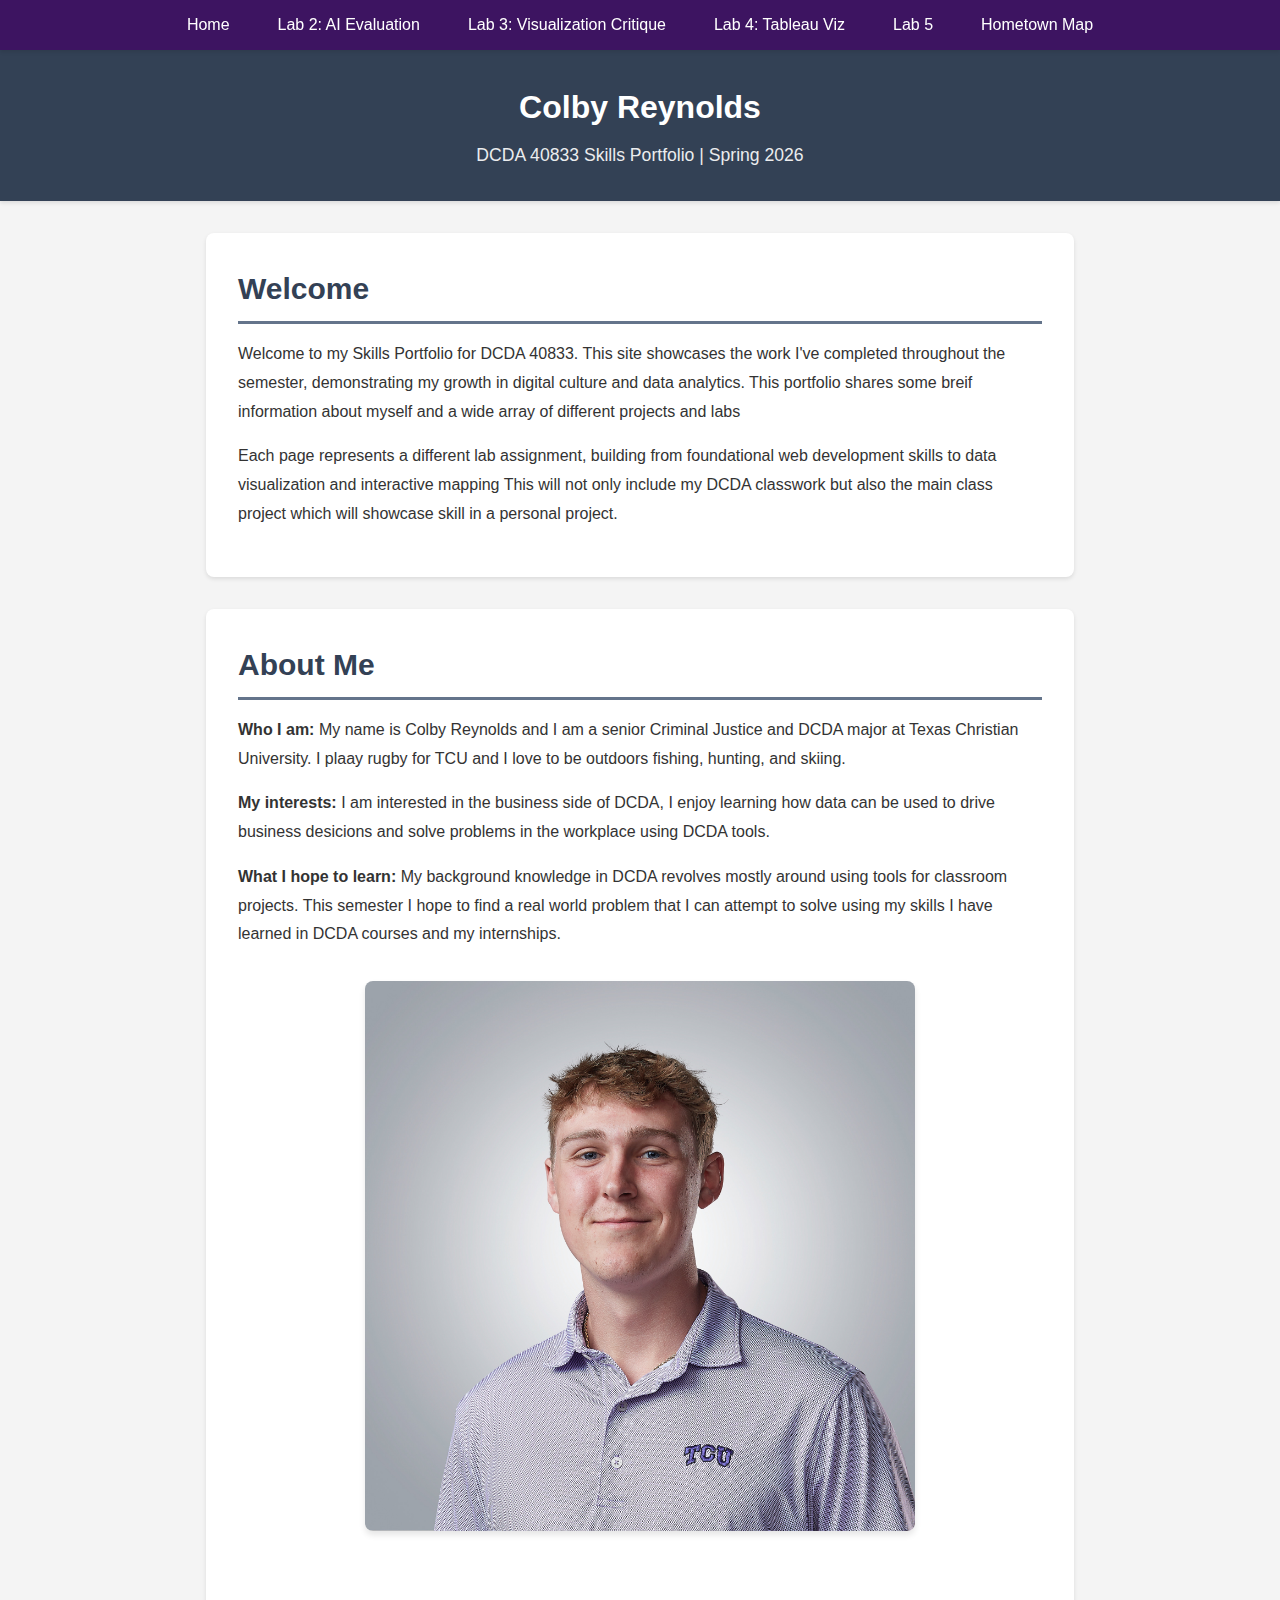
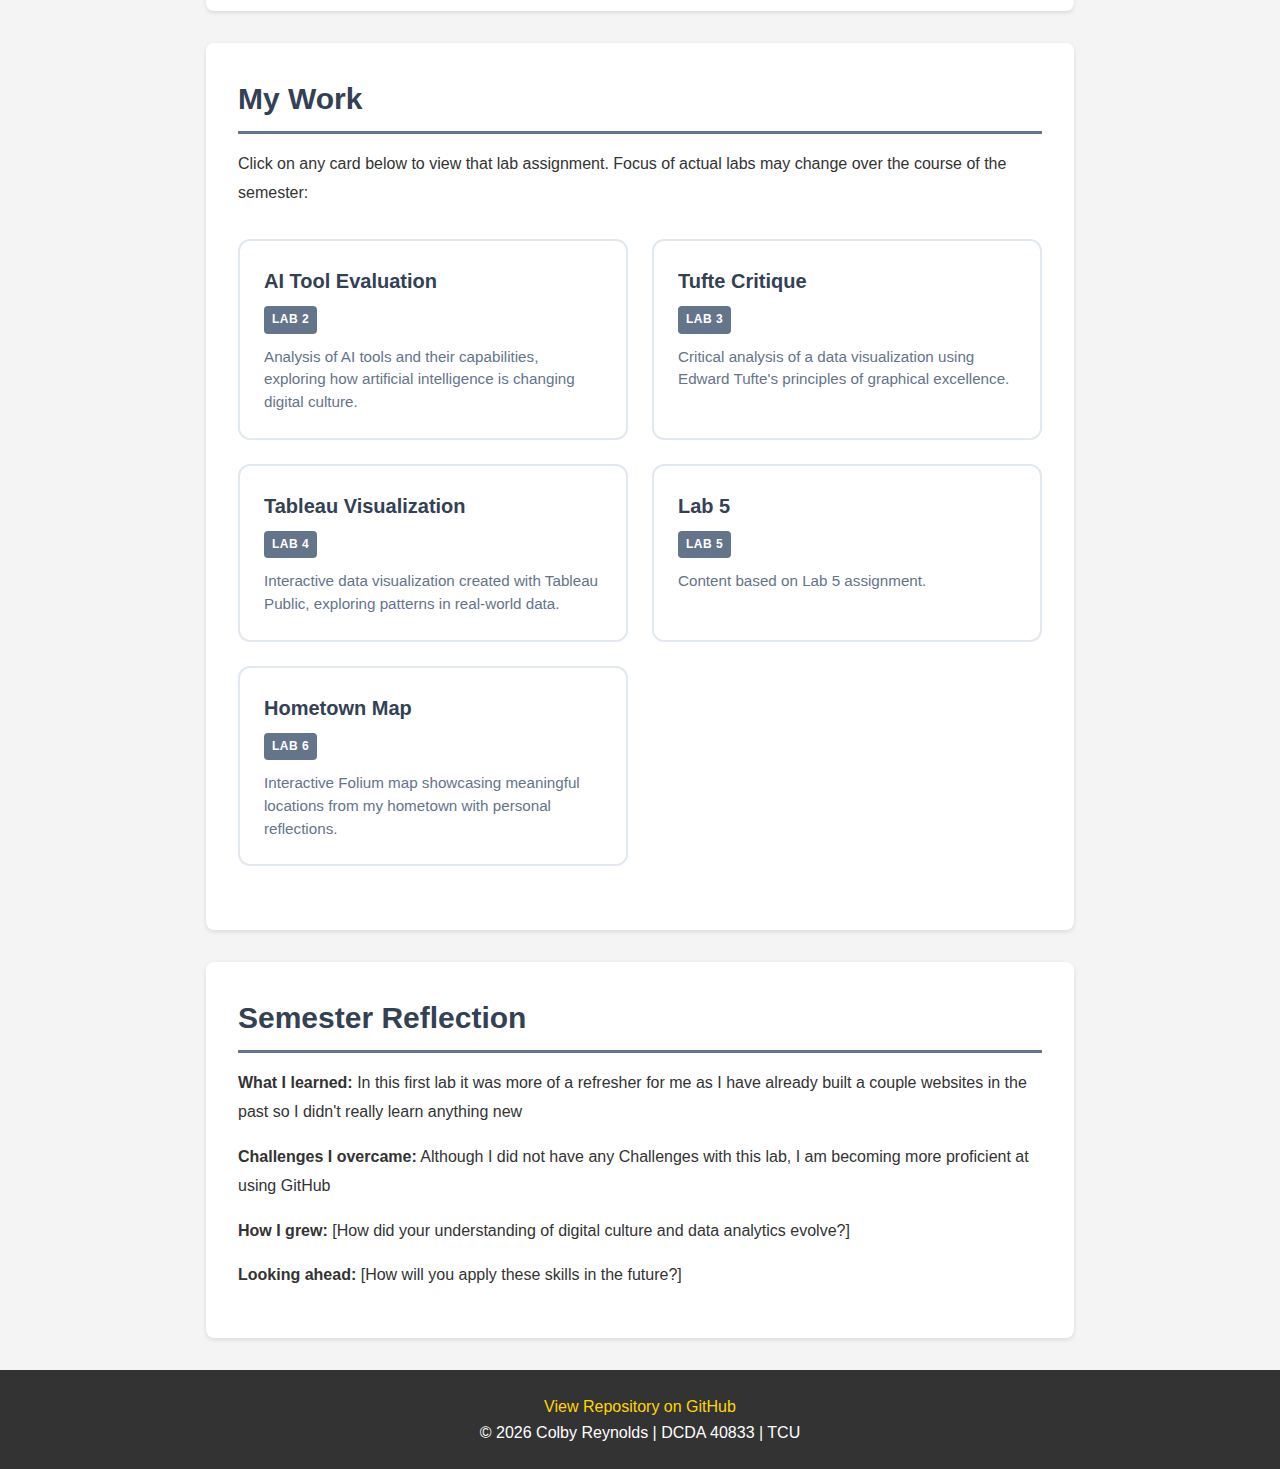
<file: index.html>
<!DOCTYPE html>
<html lang="en">
<head>
    <meta charset="UTF-8">
    <meta name="viewport" content="width=device-width, initial-scale=1.0">
    <meta name="description" content="Skills Portfolio showcasing work from DCDA 40833">
    <meta name="author" content="Your Name">
    <title>Colby Reynolds | DCDA 40833 Skills Portfolio</title>
    <link rel="stylesheet" href="css/styles.css">
</head>
<body>
    <!--I changed the colors from the purple to the slate professional-->
    <!-- Navigation: Links to all portfolio pages -->
    <nav>
        <ul>
            <li><a href="index.html">Home</a></li>
            <li><a href="lab02.html">Lab 2: AI Evaluation</a>
            <li><a href="lab03.html">Lab 3: Visualization Critique</a></li>
            <li><a href="lab04.html">Lab 4: Tableau Viz</a></li>
            <li><a href="lab5.html">Lab 5</a></li>
            <li><a href="hometown-map.html">Hometown Map</a></li>
        </ul>
    </nav>
    <!--I need to change the header from purple to match the rest of the page-->

    <!-- Header: Your name and course info -->
    <header>
        <h1>Colby Reynolds</h1>
        <p>DCDA 40833 Skills Portfolio | Spring 2026</p>
    </header>

    <main>
        <!--I liked the introduction that was here already, so I kept that as a base and added a few things to it-->
        <!-- Welcome Section: Brief introduction to your portfolio -->
        <section id="welcome">
            <h2>Welcome</h2>
            <!-- TODO: Write a brief introduction (2-3 sentences) about your portfolio -->
            <p>Welcome to my Skills Portfolio for DCDA 40833. This site showcases the work I've completed throughout the semester, demonstrating my growth in digital culture and data analytics. This portfolio shares some breif information about myself and a wide array of different projects and labs</p>
            <p>Each page represents a different lab assignment, building from foundational web development skills to data visualization and interactive mapping This will not only include my DCDA classwork but also the main class project which will showcase skill in a personal project.</p>
        </section>
<!--I wrote some  sentences that help the viewer to understand myself and what this page is for-->
        <!-- About Section: Tell visitors about yourself -->
        <section id="about">
            <h2>About Me</h2>
            <!-- TODO: Replace this placeholder content with information about yourself -->
            <p><strong>Who I am:</strong> My name is Colby Reynolds and I am a senior Criminal Justice and DCDA major at Texas Christian University. I plaay rugby for TCU and I love to be outdoors fishing, hunting, and skiing. </p>
            <p><strong>My interests:</strong> I am interested in the business side of DCDA, I enjoy learning how data can be used to drive business desicions and solve problems in the workplace using DCDA tools.</p>
            <p><strong>What I hope to learn:</strong> My background knowledge in DCDA revolves mostly around using tools for classroom projects. This semester I hope to find a real world problem that I can attempt to solve using my skills I have learned in DCDA courses and my internships.</p>

            <!-- Optional: Add a photo of yourself -->
            
            <figure class="viz-container">
                <img src="images/headshot.JPG" alt="Photo of Colby Reynolds" width="550" height="auto">
            </figure>
            
        </section>

        <!-- Portfolio Section: Links to all lab pages -->
        <section id="portfolio">
            <h2>My Work</h2>
            <p>Click on any card below to view that lab assignment. Focus of actual labs may change over the course of the semester:</p>

            <!-- Portfolio Grid: Cards linking to each lab page -->
            <div class="portfolio-grid">

                <!-- Lab 2: AI Tool Evaluation -->
                <a href="lab02.html" class="portfolio-card">
                    <h3>AI Tool Evaluation</h3>
                    <span class="lab-tag">Lab 2</span>
                    <p>Analysis of AI tools and their capabilities, exploring how artificial intelligence is changing digital culture.</p>
                </a>

                <!-- Lab 3: Tufte Critique -->
                <a href="tufte-critique.html" class="portfolio-card">
                    <h3>Tufte Critique</h3>
                    <span class="lab-tag">Lab 3</span>
                    <p>Critical analysis of a data visualization using Edward Tufte's principles of graphical excellence.</p>
                </a>

                <!-- Lab 4: Tableau Visualization -->
                <a href="tableau-visualization.html" class="portfolio-card">
                    <h3>Tableau Visualization</h3>
                    <span class="lab-tag">Lab 4</span>
                    <p>Interactive data visualization created with Tableau Public, exploring patterns in real-world data.</p>
                </a>

                <!-- Lab 5: TBD -->
                <a href="lab5.html" class="portfolio-card">
                    <h3>Lab 5</h3>
                    <span class="lab-tag">Lab 5</span>
                    <p>Content based on Lab 5 assignment.</p>
                </a>

                <!-- Lab 6: Hometown Map -->
                <a href="hometown-map.html" class="portfolio-card">
                    <h3>Hometown Map</h3>
                    <span class="lab-tag">Lab 6</span>
                    <p>Interactive Folium map showcasing meaningful locations from my hometown with personal reflections.</p>
                </a>

            </div>
        </section>

        <!-- Reflection Section: Optional semester reflection -->
        <section id="reflection">
            <h2>Semester Reflection</h2>
            <!-- TODO: After completing all labs, write a reflection on your growth -->
            <p><strong>What I learned:</strong> In this first lab it was more of a refresher for me as I have already built a couple websites in the past so I didn't really learn anything new</p>
            <p><strong>Challenges I overcame:</strong> Although I did not have any Challenges with this lab, I am becoming more proficient at using GitHub</p>
            <p><strong>How I grew:</strong> [How did your understanding of digital culture and data analytics evolve?]</p>
            <p><strong>Looking ahead:</strong> [How will you apply these skills in the future?]</p>
        </section>
    </main>

    <!-- Footer: Links and copyright -->
    <footer>
        <p><a href="https://github.com/yourusername/your-repo-name">View Repository on GitHub</a></p>
        <p>&copy; 2026 Colby Reynolds | DCDA 40833 | TCU</p>
    </footer>
    <!--I added my name to the footer, I like the link to my github being highlighted in the gold color-->
</body>
</html>
</file>
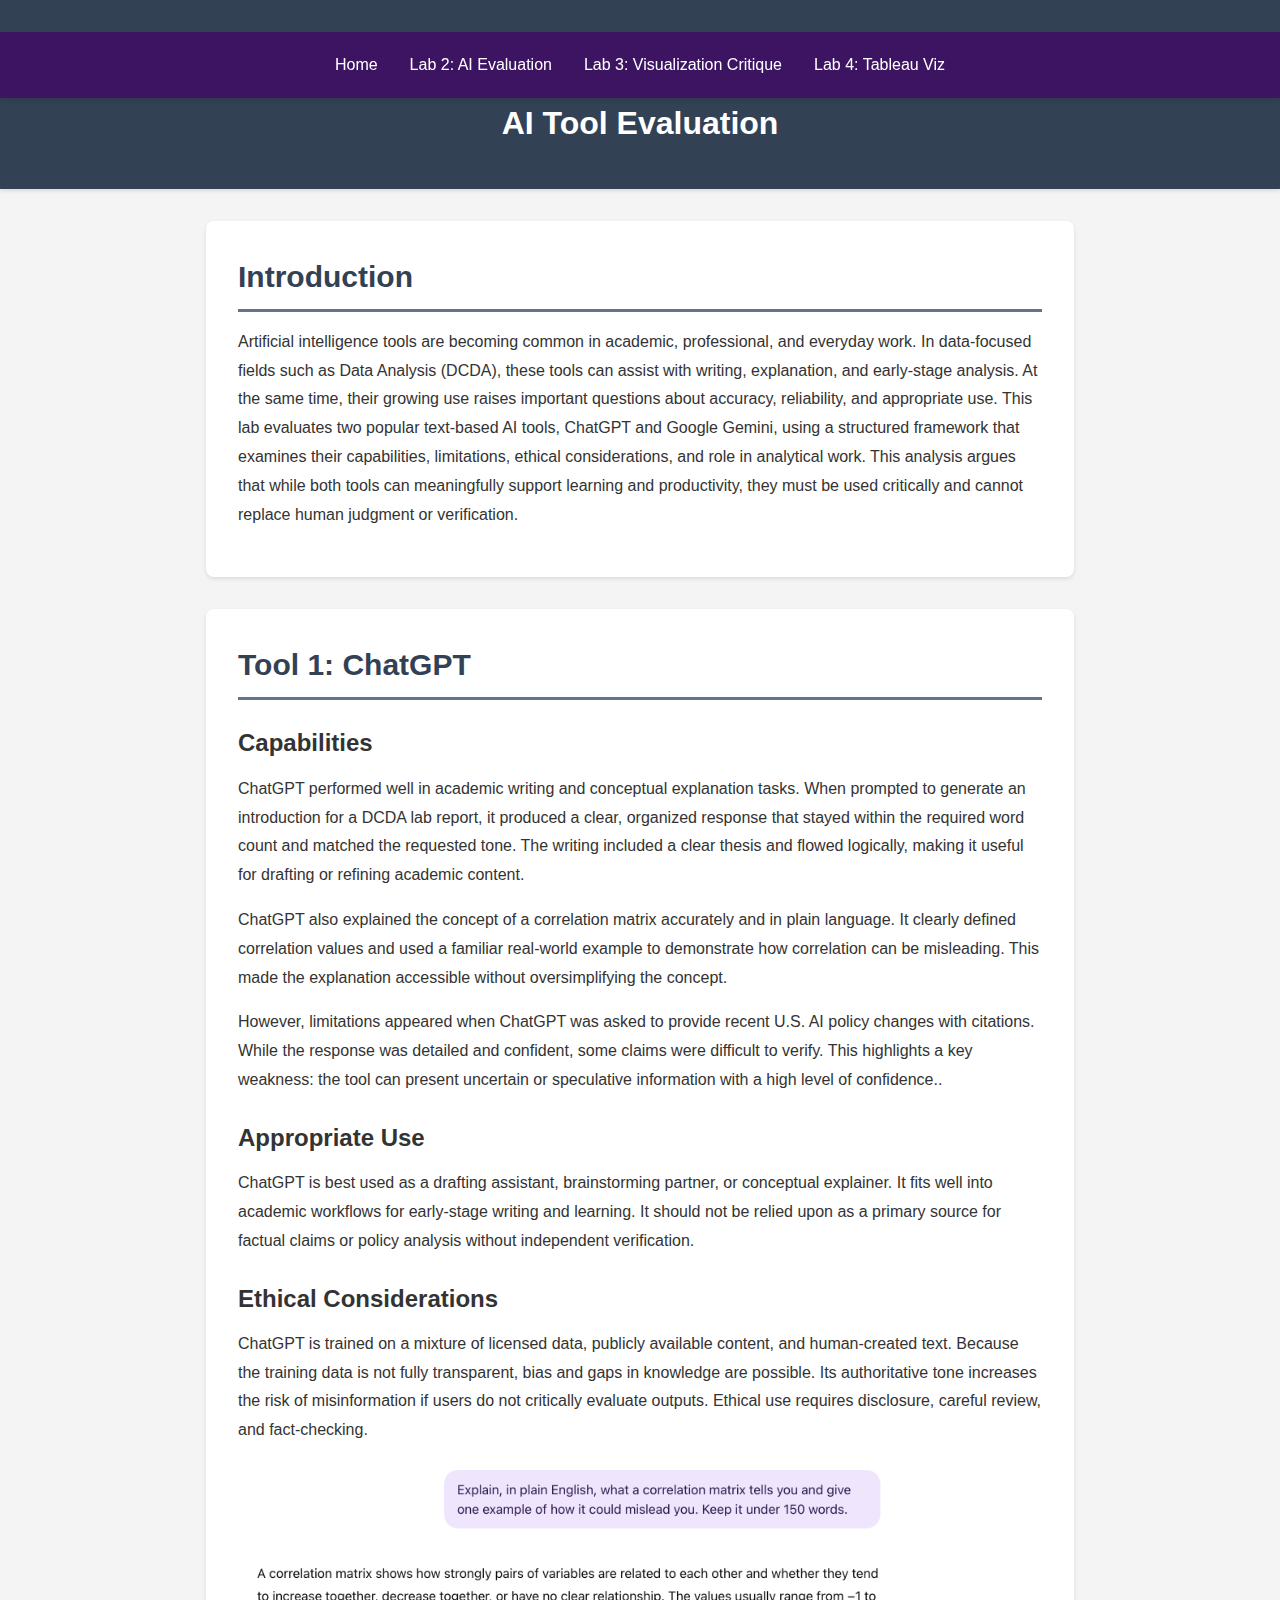
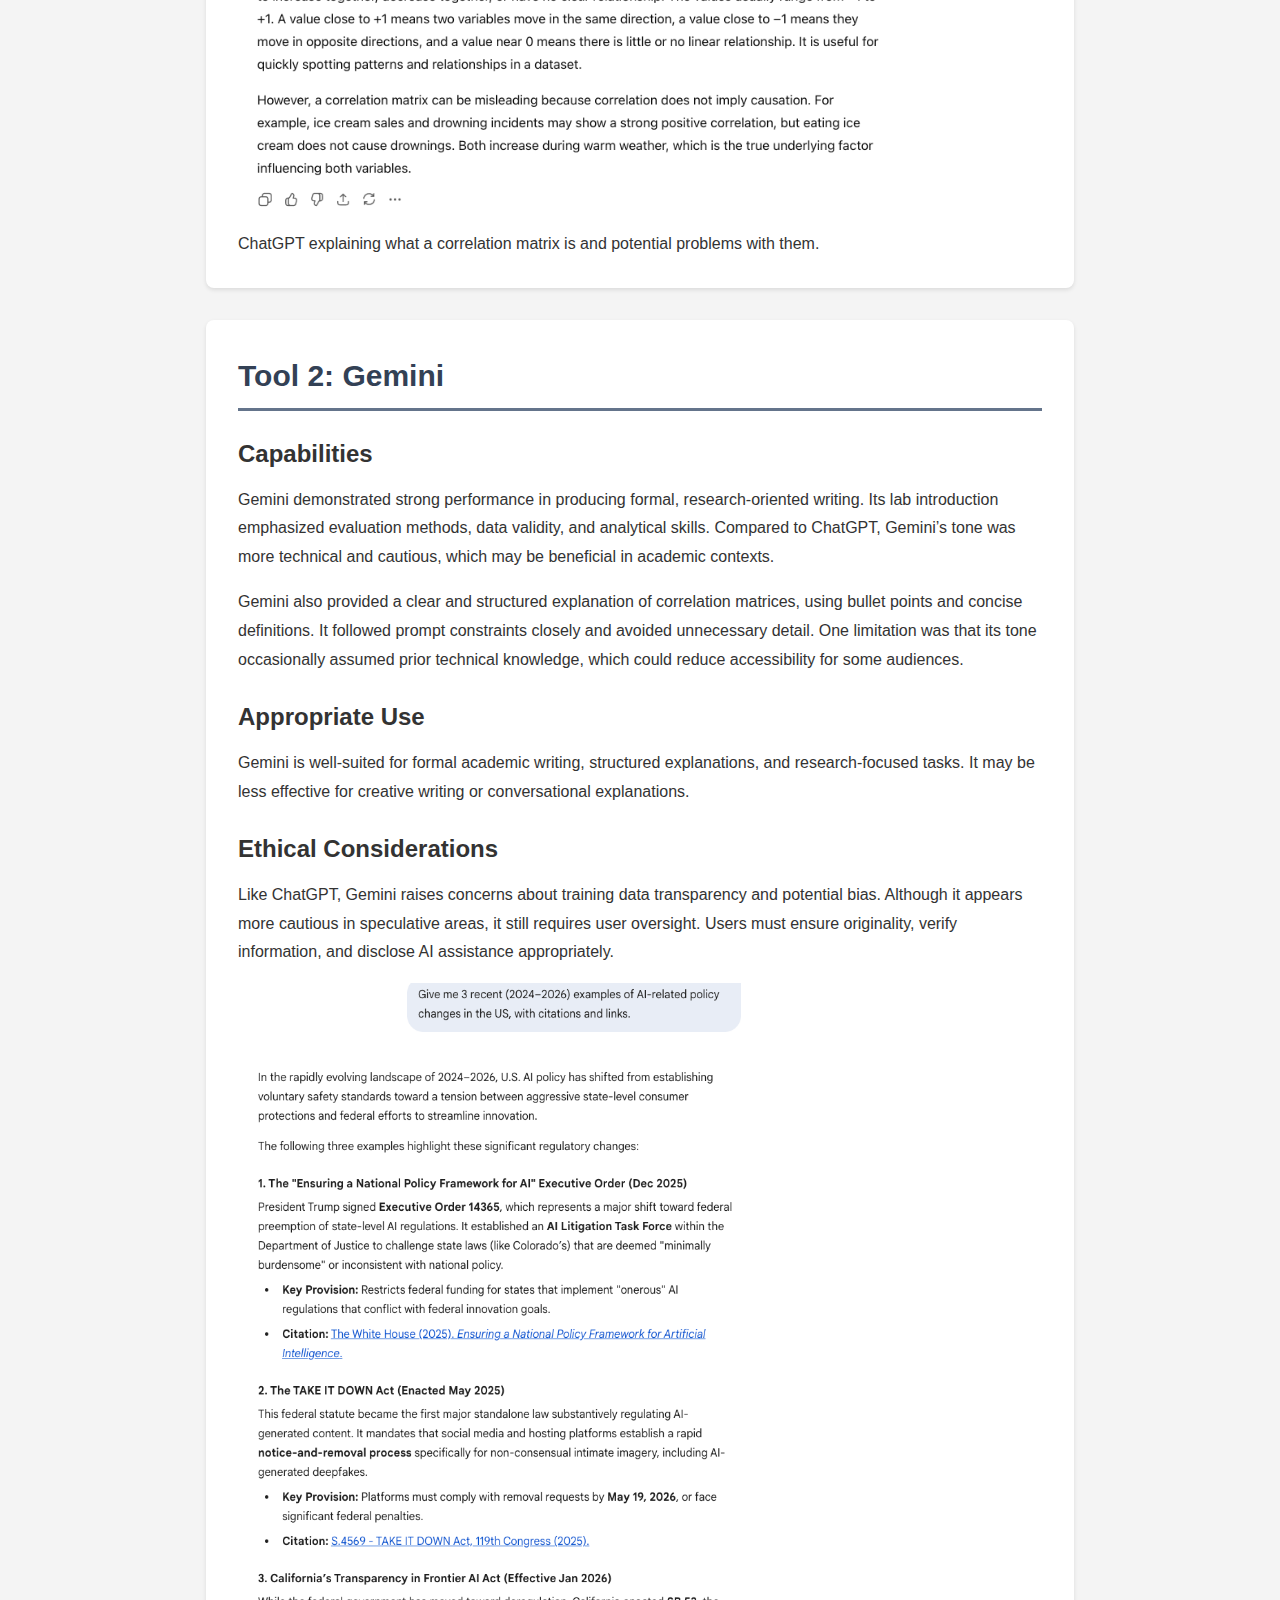
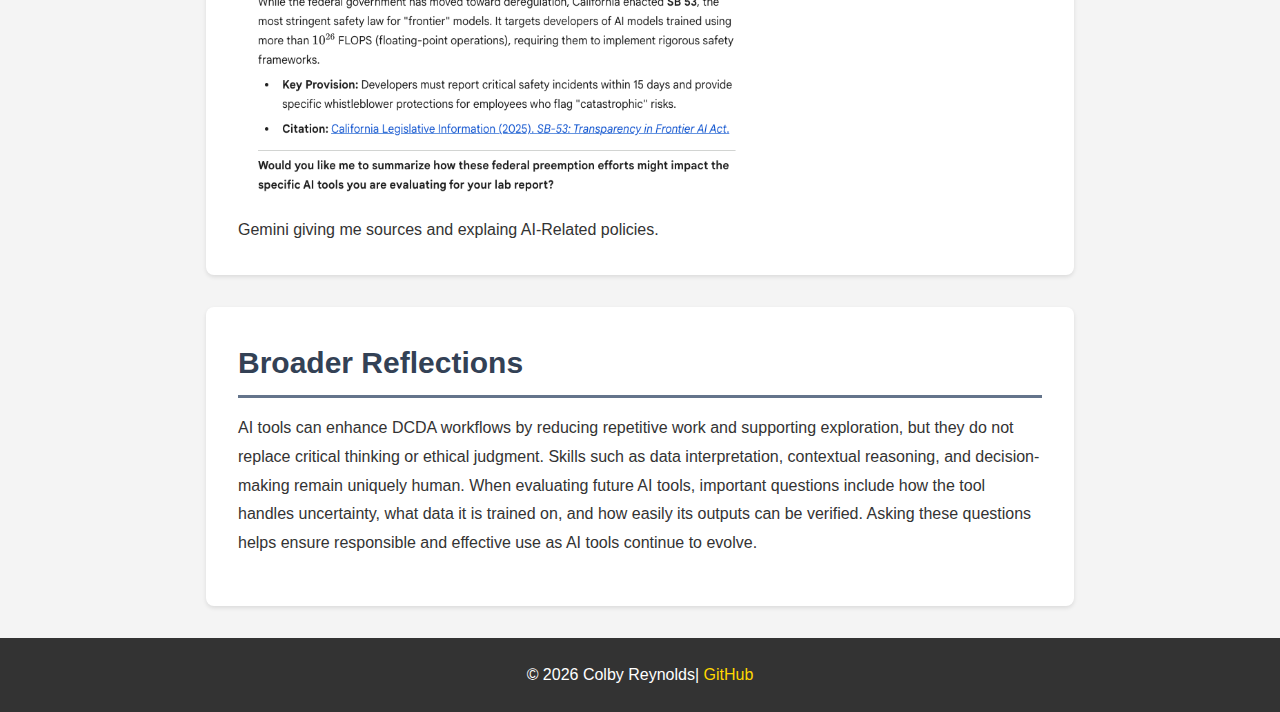
<file: lab02.html>
<!DOCTYPE html>
<html lang="en">
<head>
    <meta charset="UTF-8">
    <meta name="viewport" content="width=device-width, initial-scale=1.0">
    <title>AI Evaluation | Colby Reynolds</title>
    <link rel="stylesheet" href="css/styles.css">
</head>
<body>
    <header>
        <nav>
            <a href="index.html">Home</a>
            <a href="lab02.html" class="active">Lab 2: AI Evaluation</a>
            <a href="lab03.html">Lab 3: Visualization Critique</a>
            <a href="lab04.html">Lab 4: Tableau Viz</a>
            <!-- Add more lab links as the semester progresses -->
        </nav>
        <h1>AI Tool Evaluation</h1>
    </header>

    <main>
        <section>
            <h2>Introduction</h2>
            <p>Artificial intelligence tools are becoming common in academic, professional, and everyday work. In data-focused fields such as Data Analysis (DCDA), these tools can assist with writing, explanation, and early-stage analysis. At the same time, their growing use raises important questions about accuracy, reliability, and appropriate use. This lab evaluates two popular text-based AI tools, ChatGPT and Google Gemini, using a structured framework that examines their capabilities, limitations, ethical considerations, and role in analytical work. This analysis argues that while both tools can meaningfully support learning and productivity, they must be used critically and cannot replace human judgment or verification.</p>
        </section>

        <section>
            <h2>Tool 1: ChatGPT</h2>
            <h3>Capabilities</h3>
            <p>ChatGPT performed well in academic writing and conceptual explanation tasks. When prompted to generate an introduction for a DCDA lab report, it produced a clear, organized response that stayed within the required word count and matched the requested tone. The writing included a clear thesis and flowed logically, making it useful for drafting or refining academic content.</p>

            <p>ChatGPT also explained the concept of a correlation matrix accurately and in plain language. It clearly defined correlation values and used a familiar real-world example to demonstrate how correlation can be misleading. This made the explanation accessible without oversimplifying the concept.</p>
                
            <p>However, limitations appeared when ChatGPT was asked to provide recent U.S. AI policy changes with citations. While the response was detailed and confident, some claims were difficult to verify. This highlights a key weakness: the tool can present uncertain or speculative information with a high level of confidence..</p>

            <h3>Appropriate Use</h3>
            <p>ChatGPT is best used as a drafting assistant, brainstorming partner, or conceptual explainer. It fits well into academic workflows for early-stage writing and learning. It should not be relied upon as a primary source for factual claims or policy analysis without independent verification.</p>

            <h3>Ethical Considerations</h3>
            <p>ChatGPT is trained on a mixture of licensed data, publicly available content, and human-created text. Because the training data is not fully transparent, bias and gaps in knowledge are possible. Its authoritative tone increases the risk of misinformation if users do not critically evaluate outputs. Ethical use requires disclosure, careful review, and fact-checking.</p>


            
            <!-- Add screenshots or examples -->
            <figure>
                <img src="images/gptss2.png" alt="Description of screenshot"
                width="650" height="auto">
                <figcaption>ChatGPT explaining what a correlation matrix is and potential problems with them.</figcaption>
            </figure>
        </section>

        <section>
            <h2>Tool 2: Gemini</h2>
            <h3>Capabilities</h3>
            <p>Gemini demonstrated strong performance in producing formal, research-oriented writing. Its lab introduction emphasized evaluation methods, data validity, and analytical skills. Compared to ChatGPT, Gemini’s tone was more technical and cautious, which may be beneficial in academic contexts.</p>

            <p>Gemini also provided a clear and structured explanation of correlation matrices, using bullet points and concise definitions. It followed prompt constraints closely and avoided unnecessary detail. One limitation was that its tone occasionally assumed prior technical knowledge, which could reduce accessibility for some audiences.</p>

            <h3>Appropriate Use</h3>
            <p>Gemini is well-suited for formal academic writing, structured explanations, and research-focused tasks. It may be less effective for creative writing or conversational explanations.</p>

            <h3>Ethical Considerations</h3>
            <p>Like ChatGPT, Gemini raises concerns about training data transparency and potential bias. Although it appears more cautious in speculative areas, it still requires user oversight. Users must ensure originality, verify information, and disclose AI assistance appropriately.</p>

            <figure>
                <img src="images/gemss3.png" alt="Description of screenshot"
                width="650" height="auto">
                <figcaption>Gemini giving me sources and explaing AI-Related policies.</figcaption>
            </figure>
        </section>

        <section>
            <h2>Broader Reflections</h2>
            <p>AI tools can enhance DCDA workflows by reducing repetitive work and supporting exploration, but they do not replace critical thinking or ethical judgment. Skills such as data interpretation, contextual reasoning, and decision-making remain uniquely human. When evaluating future AI tools, important questions include how the tool handles uncertainty, what data it is trained on, and how easily its outputs can be verified. Asking these questions helps ensure responsible and effective use as AI tools continue to evolve.</p>
        </section>
    </main>

    <footer>
        <p>&copy; 2026 Colby Reynolds| <a href="https://github.com/yourusername/dcda-portfolio">GitHub</a></p>
    </footer>
</body>
</html>
</file>
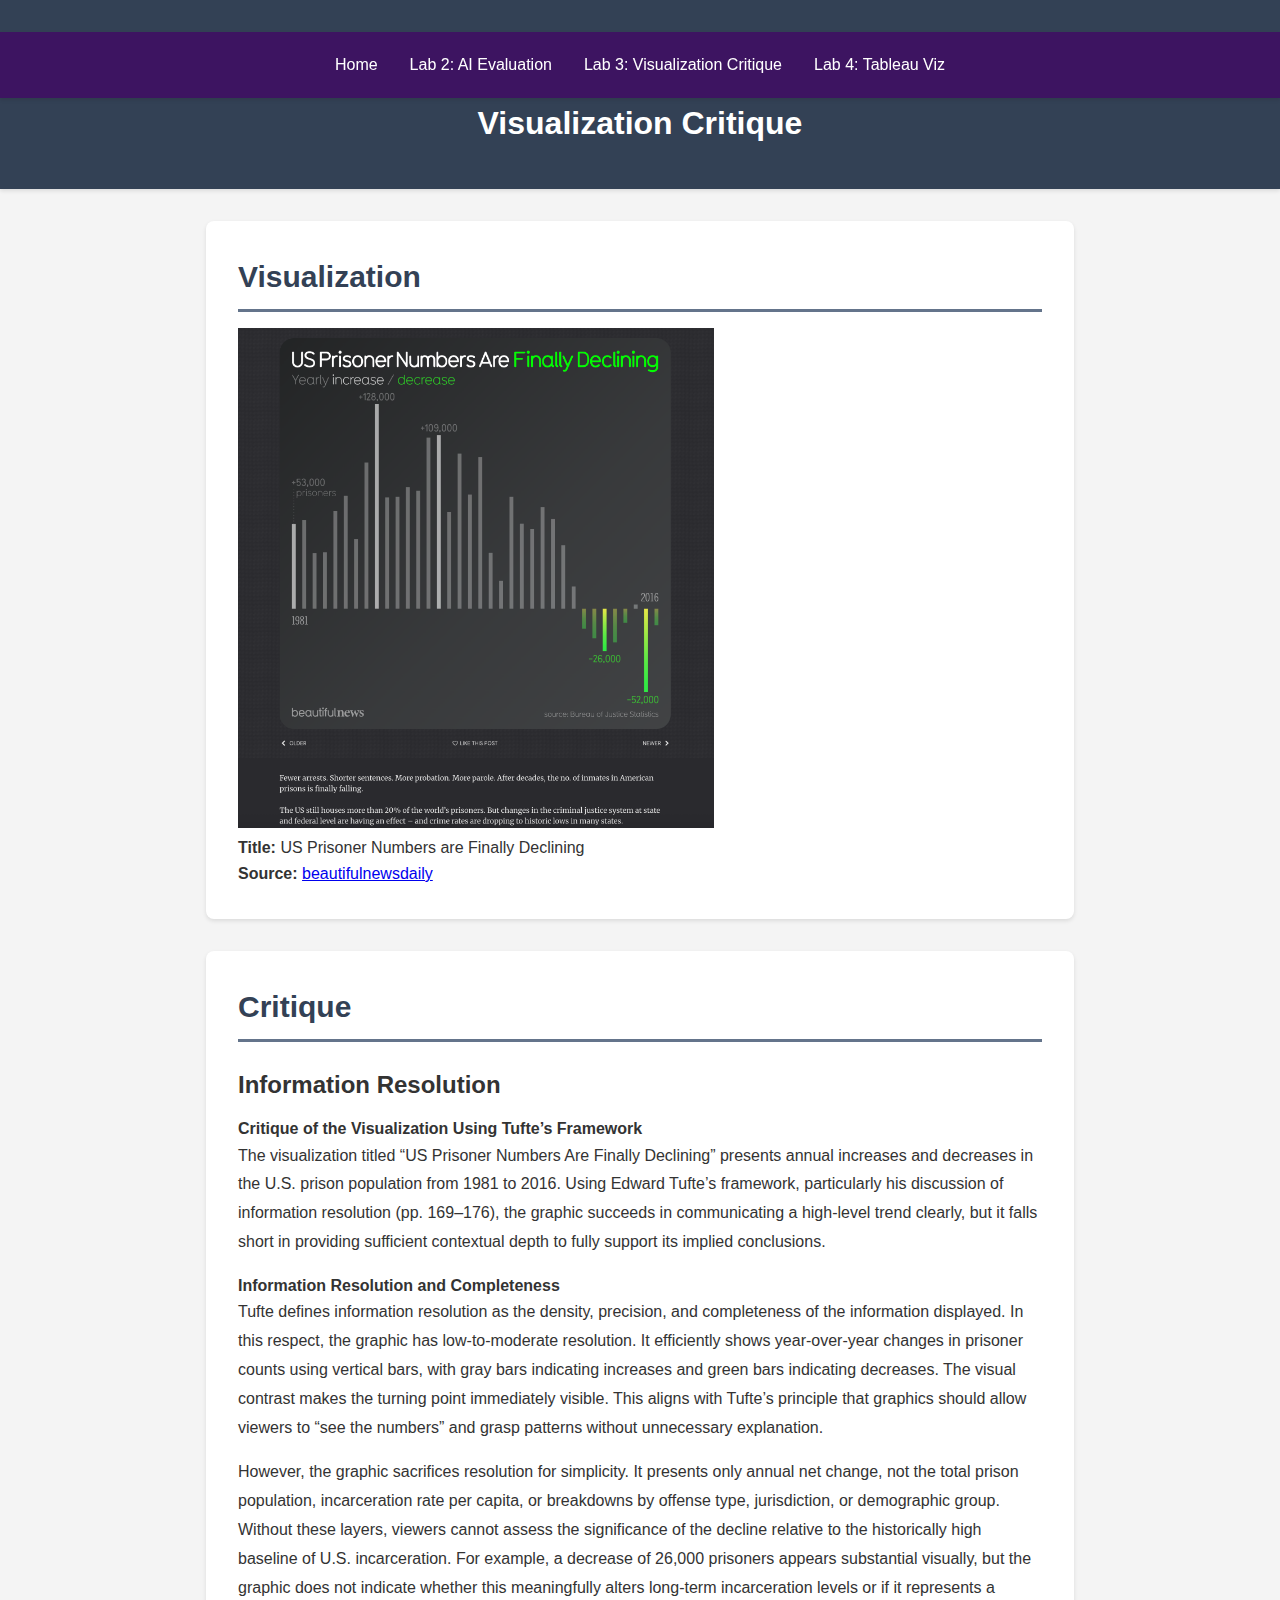
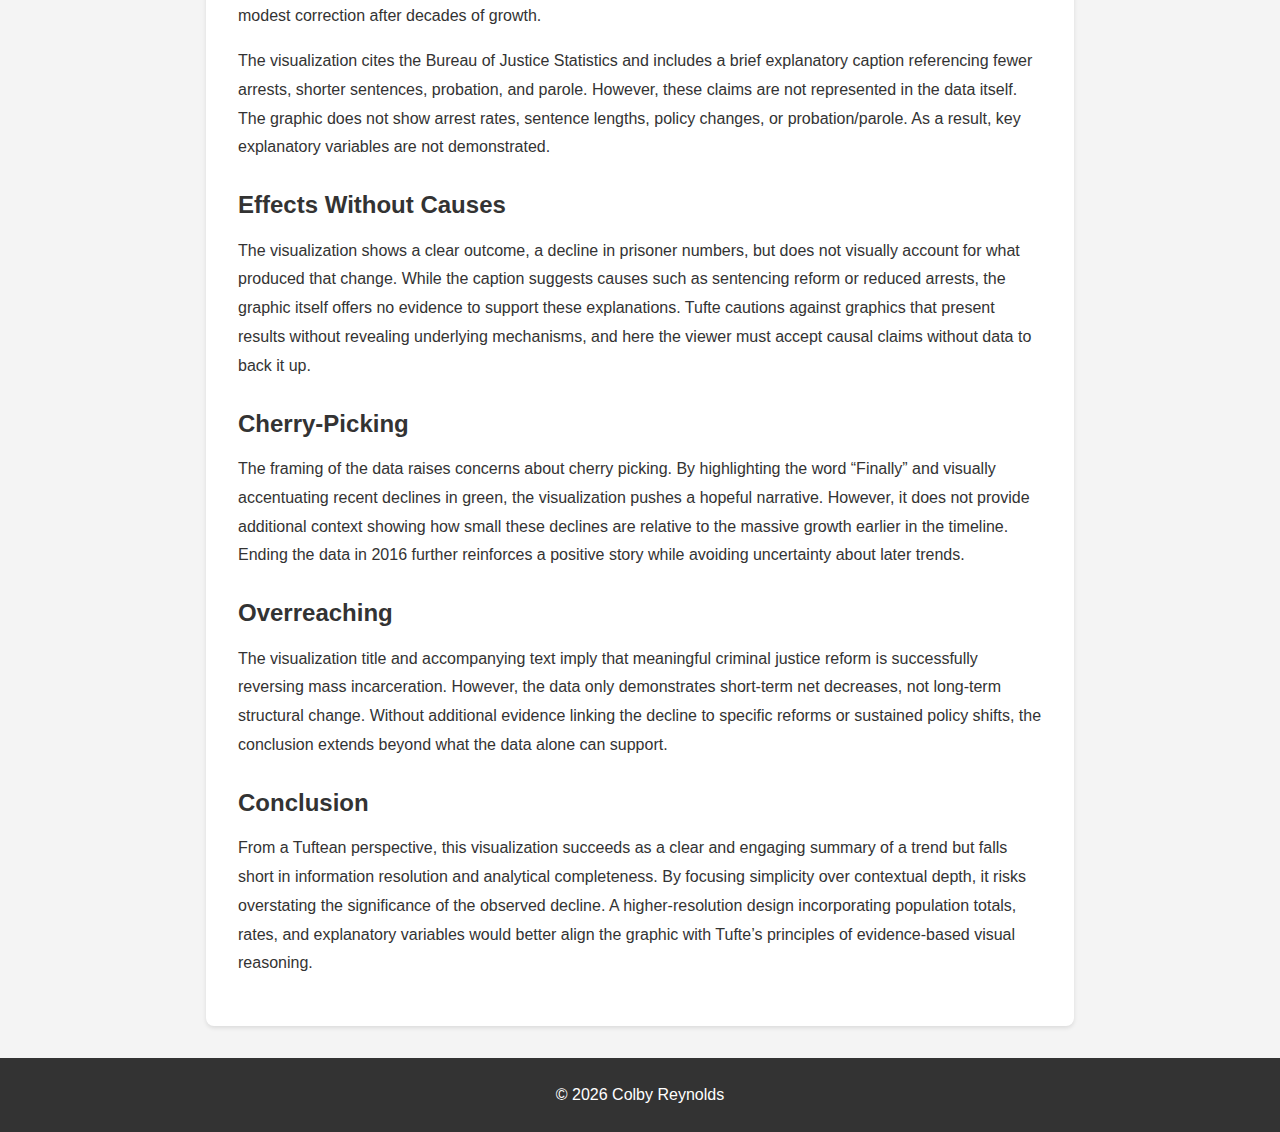
<file: lab03.html>
<!DOCTYPE html>
<html lang="en">
<head>
    <meta charset="UTF-8">
    <meta name="viewport" content="width=device-width, initial-scale=1.0">
    <title>Visualization Critique | Colby Reynolds</title>
    <link rel="stylesheet" href="css/styles.css">
</head>
<body>
    <header>
        <nav>
            <a href="index.html">Home</a>
            <a href="lab02.html">Lab 2: AI Evaluation</a>
            <a href="lab03.html" class="active">Lab 3: Visualization Critique</a>
            <a href="lab04.html">Lab 4: Tableau Viz</a>
            <!-- Add more lab links as the semester progresses -->
        </nav>
        <h1>Visualization Critique</h1>
    </header>

    <main>
        <section>
            <h2>Visualization</h2>
            <figure>
                <img src="images/Graphicss.png" alt="Description of the infographic" width="auto" height="500">
                <figcaption>
                    <strong>Title:</strong> US Prisoner Numbers are Finally Declining<br>
                    <strong>Source:</strong> <a href="https://informationisbeautiful.net/beautifulnews/1017-us-prisoner-numbers/" target="_blank">beautifulnewsdaily</a>
                </figcaption>
            </figure>
        </section>

        <section>
            <h2>Critique</h2>
            
            <h3>Information Resolution</h3>
            <b>Critique of the Visualization Using Tufte’s Framework </b>
            <p>The visualization titled “US Prisoner Numbers Are Finally Declining” presents annual increases and decreases in the U.S. prison population from 1981 to 2016. Using Edward Tufte’s framework, particularly his discussion of information resolution (pp. 169–176), the graphic succeeds in communicating a high-level trend clearly, but it falls short in providing sufficient contextual depth to fully support its implied conclusions.</p>

                <b>Information Resolution and Completeness</b>
                
                <p>Tufte defines information resolution as the density, precision, and completeness of the information displayed. In this respect, the graphic has low-to-moderate resolution. It efficiently shows year-over-year changes in prisoner counts using vertical bars, with gray bars indicating increases and green bars indicating decreases. The visual contrast makes the turning point immediately visible. This aligns with Tufte’s principle that graphics should allow viewers to “see the numbers” and grasp patterns without unnecessary explanation.</p>
                
                <p>However, the graphic sacrifices resolution for simplicity. It presents only annual net change, not the total prison population, incarceration rate per capita, or breakdowns by offense type, jurisdiction, or demographic group. Without these layers, viewers cannot assess the significance of the decline relative to the historically high baseline of U.S. incarceration. For example, a decrease of 26,000 prisoners appears substantial visually, but the graphic does not indicate whether this meaningfully alters long-term incarceration levels or if it represents a modest correction after decades of growth.</p>
                
                <p>The visualization cites the Bureau of Justice Statistics and includes a brief explanatory caption referencing fewer arrests, shorter sentences, probation, and parole. However, these claims are not represented in the data itself. The graphic does not show arrest rates, sentence lengths, policy changes, or probation/parole. As a result, key explanatory variables are not demonstrated. </p>

            <h3>Effects Without Causes</h3>
            <p>The visualization shows a clear outcome, a decline in prisoner numbers, but does not visually account for what produced that change. While the caption suggests causes such as sentencing reform or reduced arrests, the graphic itself offers no evidence to support these explanations. Tufte cautions against graphics that present results without revealing underlying mechanisms, and here the viewer must accept causal claims without data to back it up. </p>

            <h3>Cherry-Picking</h3>
            <p>The framing of the data raises concerns about cherry picking. By highlighting the word “Finally” and visually accentuating recent declines in green, the visualization pushes a hopeful narrative. However, it does not provide additional context showing how small these declines are relative to the massive growth earlier in the timeline. Ending the data in 2016 further reinforces a positive story while avoiding uncertainty about later trends. </p>

            <h3>Overreaching</h3>
            <p>The visualization title and accompanying text imply that meaningful criminal justice reform is successfully reversing mass incarceration. However, the data only demonstrates short-term net decreases, not long-term structural change. Without additional evidence linking the decline to specific reforms or sustained policy shifts, the conclusion extends beyond what the data alone can support. </p>

            <h3>Conclusion</h3>
            <p>From a Tuftean perspective, this visualization succeeds as a clear and engaging summary of a trend but falls short in information resolution and analytical completeness. By focusing simplicity over contextual depth, it risks overstating the significance of the observed decline. A higher-resolution design incorporating population totals, rates, and explanatory variables would better align the graphic with Tufte’s principles of evidence-based visual reasoning. </p>
        </section>
    </main>

    <footer>
        <p>© 2026 Colby Reynolds</p>
    </footer>
</body>
</html>
</file>
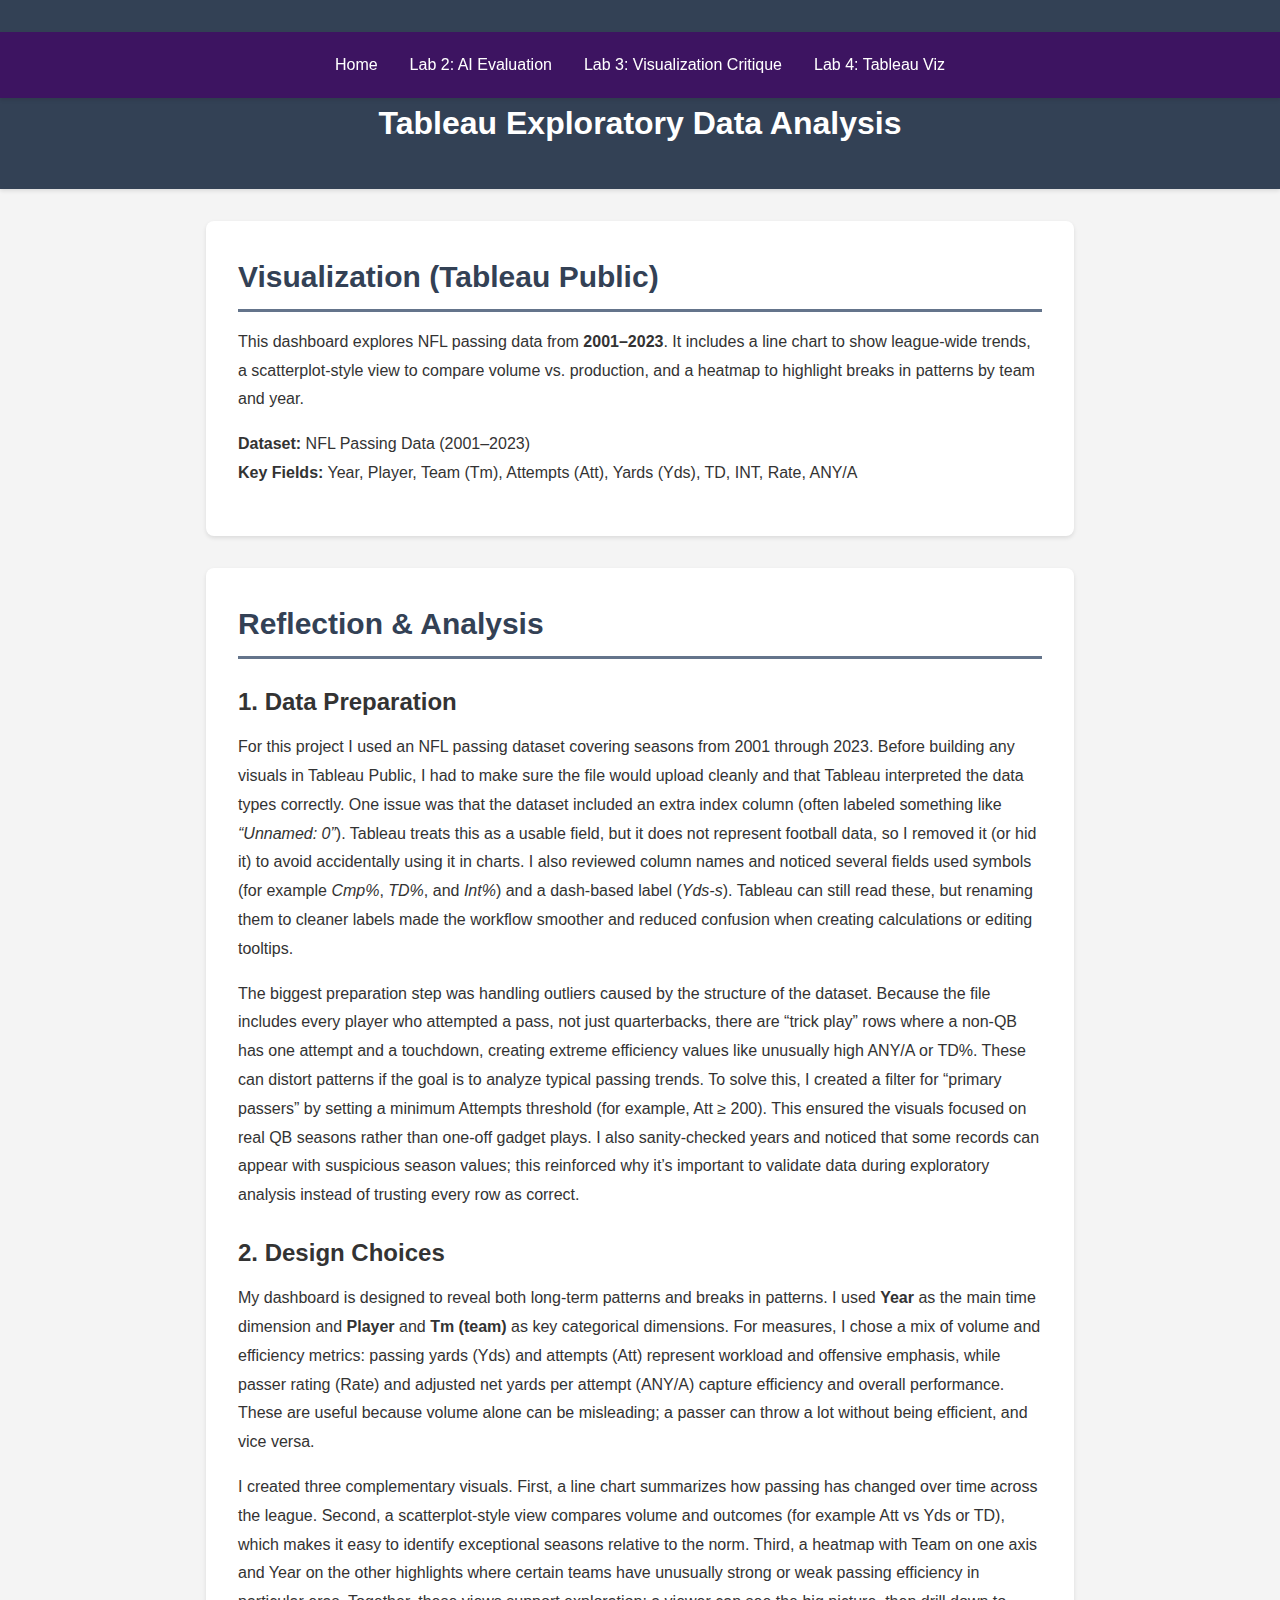
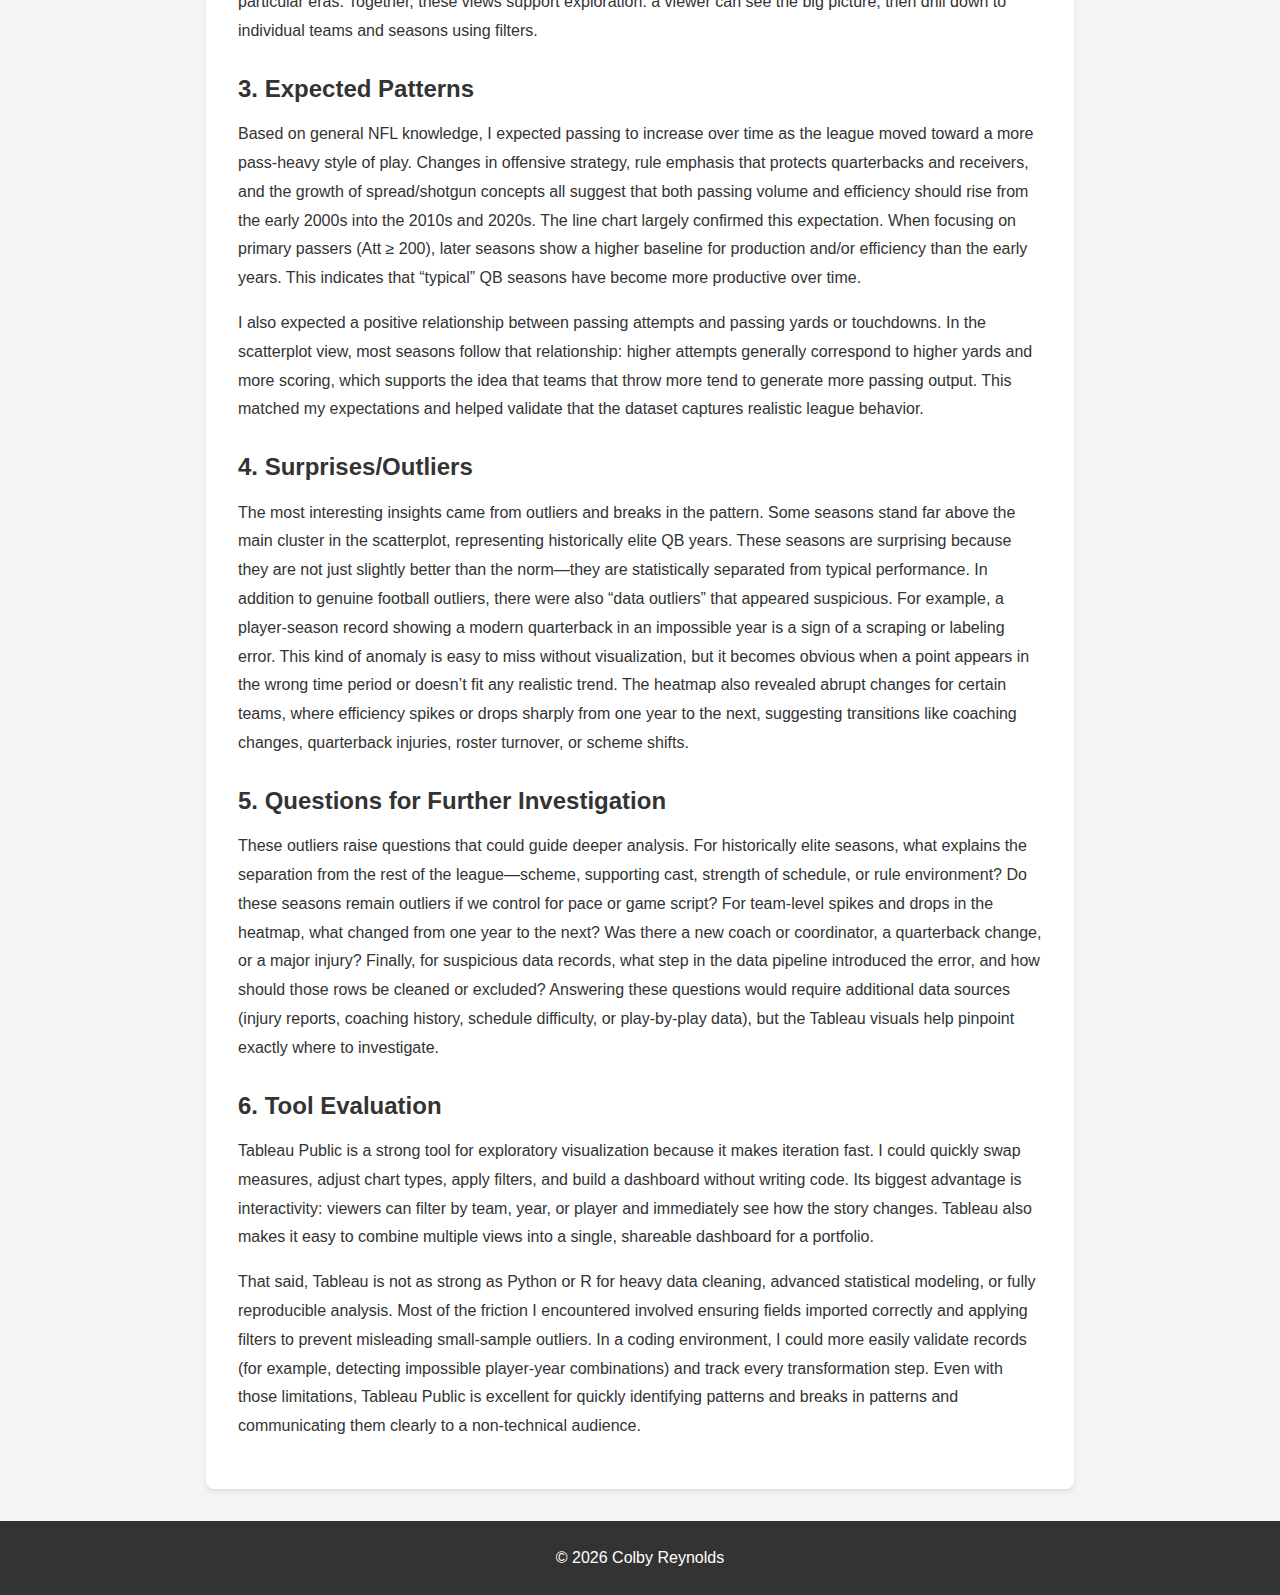
<file: lab04.html>
<!DOCTYPE html>
<html lang="en">
<head>
    <meta charset="UTF-8">
    <meta name="viewport" content="width=device-width, initial-scale=1.0">
    <title>Tableau EDA | Colby Reynolds</title>
    <link rel="stylesheet" href="css/styles.css">
</head>
<body>
    <header>
        <nav>
            <a href="index.html">Home</a>
            <a href="lab02.html">Lab 2: AI Evaluation</a>
            <a href="lab03.html">Lab 3: Visualization Critique</a>
            <a href="lab04.html" class="active">Lab 4: Tableau Viz</a>
            <!-- Add more lab links as the semester progresses -->
        </nav>
        <h1>Tableau Exploratory Data Analysis</h1>
    </header>

    <main>
        <section>
            <h2>Visualization (Tableau Public)</h2>
            <p>
                This dashboard explores NFL passing data from <strong>2001–2023</strong>. It includes a line chart to show league-wide trends,
                a scatterplot-style view to compare volume vs. production, and a heatmap to highlight breaks in patterns by team and year.
            </p>

            
                 <div class='tableauPlaceholder' id='viz1770922813933' style='position: relative'><noscript><a href='#'><img alt='Dashboard 1 ' src='https:&#47;&#47;public.tableau.com&#47;static&#47;images&#47;NF&#47;NFLPassingTrendslab&#47;Dashboard1&#47;1_rss.png' style='border: none' /></a></noscript><object class='tableauViz'  style='display:none;'><param name='host_url' value='https%3A%2F%2Fpublic.tableau.com%2F' /> <param name='embed_code_version' value='3' /> <param name='site_root' value='' /><param name='name' value='NFLPassingTrendslab&#47;Dashboard1' /><param name='tabs' value='no' /><param name='toolbar' value='yes' /><param name='static_image' value='https:&#47;&#47;public.tableau.com&#47;static&#47;images&#47;NF&#47;NFLPassingTrendslab&#47;Dashboard1&#47;1.png' /> <param name='animate_transition' value='yes' /><param name='display_static_image' value='yes' /><param name='display_spinner' value='yes' /><param name='display_overlay' value='yes' /><param name='display_count' value='yes' /><param name='language' value='en-US' /><param name='filter' value='publish=yes' /></object></div>                <script type='text/javascript'>                    var divElement = document.getElementById('viz1770922813933');                    var vizElement = divElement.getElementsByTagName('object')[0];                    if ( divElement.offsetWidth > 800 ) { vizElement.style.width='100%';vizElement.style.height=(divElement.offsetWidth*0.75)+'px';} else if ( divElement.offsetWidth > 500 ) { vizElement.style.width='100%';vizElement.style.height=(divElement.offsetWidth*0.75)+'px';} else { vizElement.style.width='100%';vizElement.style.height='977px';}                     var scriptElement = document.createElement('script');                    scriptElement.src = 'https://public.tableau.com/javascripts/api/viz_v1.js';                    vizElement.parentNode.insertBefore(scriptElement, vizElement);                </script>
            <div>
                <div class='tableauPlaceholder' id='viz1770926455037' style='position: relative'><noscript><a href='#'><img alt='Dashboard 1 ' src='https:&#47;&#47;public.tableau.com&#47;static&#47;images&#47;NF&#47;NFLPassingTrends&#47;Dashboard1&#47;1_rss.png' style='border: none' /></a></noscript><object class='tableauViz'  style='display:none;'><param name='host_url' value='https%3A%2F%2Fpublic.tableau.com%2F' /> <param name='embed_code_version' value='3' /> <param name='site_root' value='' /><param name='name' value='NFLPassingTrends&#47;Dashboard1' /><param name='tabs' value='no' /><param name='toolbar' value='yes' /><param name='static_image' value='https:&#47;&#47;public.tableau.com&#47;static&#47;images&#47;NF&#47;NFLPassingTrends&#47;Dashboard1&#47;1.png' /> <param name='animate_transition' value='yes' /><param name='display_static_image' value='yes' /><param name='display_spinner' value='yes' /><param name='display_overlay' value='yes' /><param name='display_count' value='yes' /><param name='language' value='en-US' /><param name='filter' value='publish=yes' /></object></div>                <script type='text/javascript'>                    var divElement = document.getElementById('viz1770926455037');                    var vizElement = divElement.getElementsByTagName('object')[0];                    if ( divElement.offsetWidth > 800 ) { vizElement.style.width='100%';vizElement.style.height=(divElement.offsetWidth*0.75)+'px';} else if ( divElement.offsetWidth > 500 ) { vizElement.style.width='100%';vizElement.style.height=(divElement.offsetWidth*0.75)+'px';} else { vizElement.style.width='100%';vizElement.style.height='727px';}                     var scriptElement = document.createElement('script');                    scriptElement.src = 'https://public.tableau.com/javascripts/api/viz_v1.js';                    vizElement.parentNode.insertBefore(scriptElement, vizElement);                </script>


            </div>

            <p>
                <strong>Dataset:</strong> NFL Passing Data (2001–2023)<br>
                <strong>Key Fields:</strong> Year, Player, Team (Tm), Attempts (Att), Yards (Yds), TD, INT, Rate, ANY/A
            </p>
        </section>

        <section>
            <h2>Reflection & Analysis</h2>

            <h3>1. Data Preparation</h3>
            <p>
                For this project I used an NFL passing dataset covering seasons from 2001 through 2023. Before building any visuals in Tableau Public,
                I had to make sure the file would upload cleanly and that Tableau interpreted the data types correctly. One issue was that the dataset
                included an extra index column (often labeled something like <em>“Unnamed: 0”</em>). Tableau treats this as a usable field, but it does not
                represent football data, so I removed it (or hid it) to avoid accidentally using it in charts. I also reviewed column names and noticed
                several fields used symbols (for example <em>Cmp%</em>, <em>TD%</em>, and <em>Int%</em>) and a dash-based label (<em>Yds-s</em>). Tableau can
                still read these, but renaming them to cleaner labels made the workflow smoother and reduced confusion when creating calculations or
                editing tooltips.
            </p>
            <p>
                The biggest preparation step was handling outliers caused by the structure of the dataset. Because the file includes every player who
                attempted a pass, not just quarterbacks, there are “trick play” rows where a non-QB has one attempt and a touchdown, creating extreme
                efficiency values like unusually high ANY/A or TD%. These can distort patterns if the goal is to analyze typical passing trends. To solve
                this, I created a filter for “primary passers” by setting a minimum Attempts threshold (for example, Att ≥ 200). This ensured the visuals
                focused on real QB seasons rather than one-off gadget plays. I also sanity-checked years and noticed that some records can appear with
                suspicious season values; this reinforced why it’s important to validate data during exploratory analysis instead of trusting every row as
                correct.
            </p>

            <h3>2. Design Choices</h3>
            <p>
                My dashboard is designed to reveal both long-term patterns and breaks in patterns. I used <strong>Year</strong> as the main time dimension
                and <strong>Player</strong> and <strong>Tm (team)</strong> as key categorical dimensions. For measures, I chose a mix of volume and efficiency
                metrics: passing yards (Yds) and attempts (Att) represent workload and offensive emphasis, while passer rating (Rate) and adjusted net yards
                per attempt (ANY/A) capture efficiency and overall performance. These are useful because volume alone can be misleading; a passer can throw a
                lot without being efficient, and vice versa.
            </p>
            <p>
                I created three complementary visuals. First, a line chart summarizes how passing has changed over time across the league. Second, a
                scatterplot-style view compares volume and outcomes (for example Att vs Yds or TD), which makes it easy to identify exceptional seasons
                relative to the norm. Third, a heatmap with Team on one axis and Year on the other highlights where certain teams have unusually strong or
                weak passing efficiency in particular eras. Together, these views support exploration: a viewer can see the big picture, then drill down to
                individual teams and seasons using filters.
            </p>

            <h3>3. Expected Patterns</h3>
            <p>
                Based on general NFL knowledge, I expected passing to increase over time as the league moved toward a more pass-heavy style of play. Changes
                in offensive strategy, rule emphasis that protects quarterbacks and receivers, and the growth of spread/shotgun concepts all suggest that both
                passing volume and efficiency should rise from the early 2000s into the 2010s and 2020s. The line chart largely confirmed this expectation.
                When focusing on primary passers (Att ≥ 200), later seasons show a higher baseline for production and/or efficiency than the early years.
                This indicates that “typical” QB seasons have become more productive over time.
            </p>
            <p>
                I also expected a positive relationship between passing attempts and passing yards or touchdowns. In the scatterplot view, most seasons follow
                that relationship: higher attempts generally correspond to higher yards and more scoring, which supports the idea that teams that throw more
                tend to generate more passing output. This matched my expectations and helped validate that the dataset captures realistic league behavior.
            </p>

            <h3>4. Surprises/Outliers</h3>
            <p>
                The most interesting insights came from outliers and breaks in the pattern. Some seasons stand far above the main cluster in the scatterplot,
                representing historically elite QB years. These seasons are surprising because they are not just slightly better than the norm—they are
                statistically separated from typical performance. In addition to genuine football outliers, there were also “data outliers” that appeared
                suspicious. For example, a player-season record showing a modern quarterback in an impossible year is a sign of a scraping or labeling error.
                This kind of anomaly is easy to miss without visualization, but it becomes obvious when a point appears in the wrong time period or doesn’t
                fit any realistic trend. The heatmap also revealed abrupt changes for certain teams, where efficiency spikes or drops sharply from one year to
                the next, suggesting transitions like coaching changes, quarterback injuries, roster turnover, or scheme shifts.
            </p>

            <h3>5. Questions for Further Investigation</h3>
            <p>
                These outliers raise questions that could guide deeper analysis. For historically elite seasons, what explains the separation from the rest of
                the league—scheme, supporting cast, strength of schedule, or rule environment? Do these seasons remain outliers if we control for pace or game
                script? For team-level spikes and drops in the heatmap, what changed from one year to the next? Was there a new coach or coordinator, a
                quarterback change, or a major injury? Finally, for suspicious data records, what step in the data pipeline introduced the error, and how
                should those rows be cleaned or excluded? Answering these questions would require additional data sources (injury reports, coaching history,
                schedule difficulty, or play-by-play data), but the Tableau visuals help pinpoint exactly where to investigate.
            </p>

            <h3>6. Tool Evaluation</h3>
            <p>
                Tableau Public is a strong tool for exploratory visualization because it makes iteration fast. I could quickly swap measures, adjust chart
                types, apply filters, and build a dashboard without writing code. Its biggest advantage is interactivity: viewers can filter by team, year, or
                player and immediately see how the story changes. Tableau also makes it easy to combine multiple views into a single, shareable dashboard for
                a portfolio.
            </p>
            <p>
                That said, Tableau is not as strong as Python or R for heavy data cleaning, advanced statistical modeling, or fully reproducible analysis.
                Most of the friction I encountered involved ensuring fields imported correctly and applying filters to prevent misleading small-sample
                outliers. In a coding environment, I could more easily validate records (for example, detecting impossible player-year combinations) and track
                every transformation step. Even with those limitations, Tableau Public is excellent for quickly identifying patterns and breaks in patterns and
                communicating them clearly to a non-technical audience.
            </p>
        </section>
    </main>

    <footer>
        <p>© 2026 Colby Reynolds</p>
    </footer>
</body>
</html>
</file>
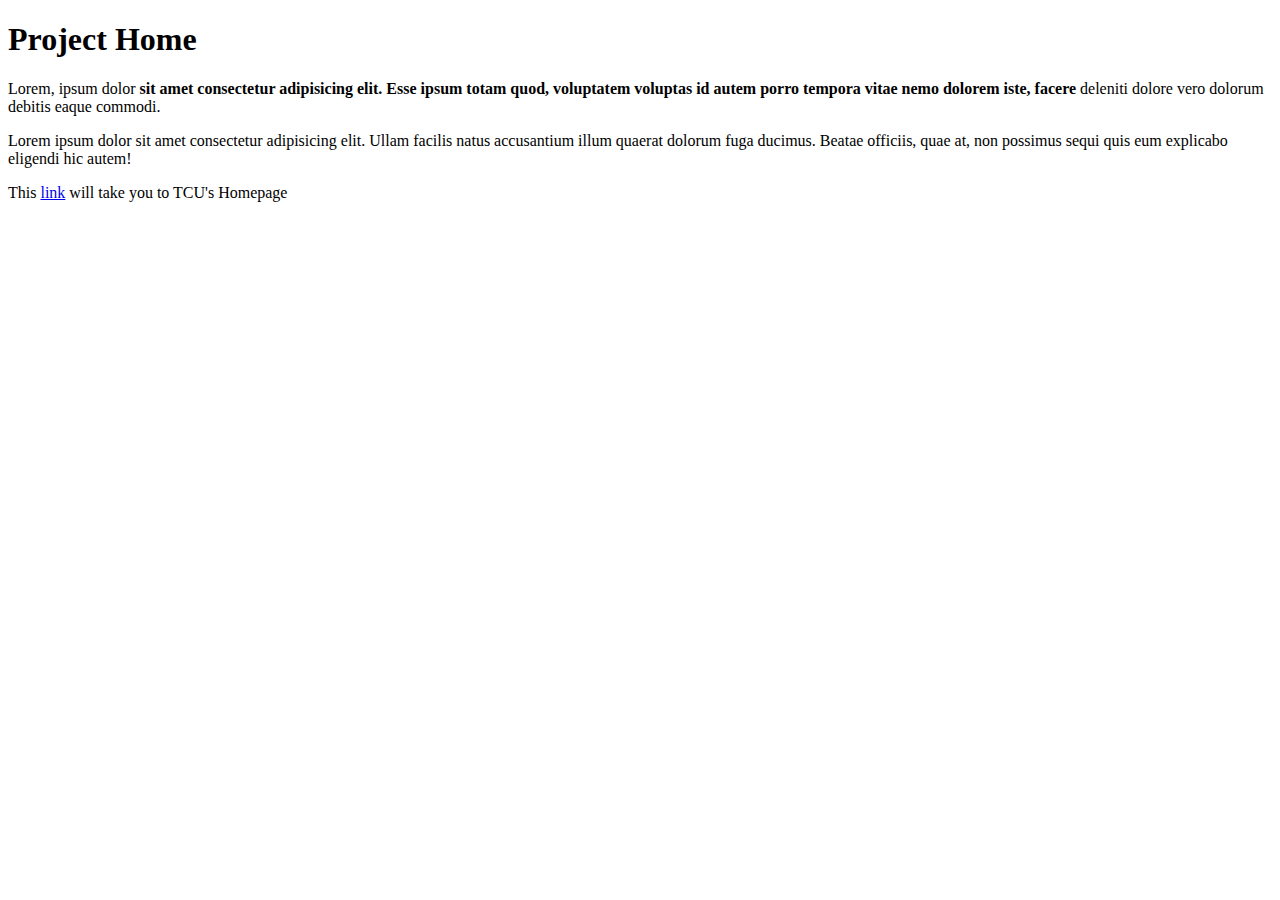
<file: playground.html>
<!DOCTYPE html>

<html lang="en">

<head>

    <meta charset="UTF-8">
    <meta name="viewport" content="width=device-width, initial-scale=1.0">

    <title>Document</title>

</head>

<body>
    <h1>Project Home</h1>

    <p>Lorem, ipsum dolor <strong>sit amet consectetur adipisicing elit. Esse ipsum totam quod, voluptatem voluptas id autem porro tempora vitae nemo dolorem iste, facere</strong> deleniti dolore vero dolorum debitis eaque commodi.</p>

    <p>Lorem ipsum dolor sit amet consectetur adipisicing elit. Ullam facilis natus accusantium illum quaerat dolorum fuga ducimus. Beatae officiis, quae at, non possimus sequi quis eum explicabo eligendi hic autem!</p>



    <p>This <a href="https://www.tcu.edu">link</a> will take you to TCU's Homepage</p>

</body>

</html>
</file>
<file: css/styles.css>
/* =========================
   DCDA 40833 Skills Portfolio Template
   CSS Stylesheet for Student Portfolios
   ========================= */

/* =========================
   CSS Variables (Color Scheme)
   ========================= */
:root {
    --primary-color: #334155;      /* TCU Purple */
    --secondary-color: #64748b;    /* Light Purple */
    --accent-color: #ffd700;       /* Gold accent */
    --text-color: #333;            /* Dark gray for text */
    --text-secondary: #64748b;     /* Lighter gray for captions */
    --bg-color: #f4f4f4;           /* Light background */
    --white: #ffffff;
}

/* =========================
   Basic Reset & Typography
   ========================= */
* {
    margin: 0;
    padding: 0;
    box-sizing: border-box;
}

html {
    scroll-behavior: smooth;       /* Smooth scrolling for anchor links */
}

body {
    font-family: -apple-system, BlinkMacSystemFont, 'Segoe UI', 'Roboto', 'Helvetica Neue', Arial, sans-serif;
    line-height: 1.6;
    color: var(--text-color);
    background-color: var(--bg-color);
}

/* =========================
   Header & Navigation
   ========================= */
/* Style semantic tags directly - no classes needed! */
header {
    background-color: var(--primary-color);
    color: white;
    padding: 2rem 0;
    text-align: center;
    box-shadow: 0 2px 4px rgba(0, 0, 0, 0.1);
}

header h1 {
    color: white;
    margin: 0 0 0.5rem 0;
    font-size: 2rem;
}

header p {
    margin: 0;
    opacity: 0.9;
    font-size: 1.1rem;
}

nav {
    background-color: #3d1461;
    padding: 0.75rem;
    display: flex;              /* Make nav a flex container */
    justify-content: center;    /* Center the ul inside nav */
    position: sticky;           /* Stick to top when scrolling */
    top: 0;
    z-index: 100;
    box-shadow: 0 2px 4px rgba(0, 0, 0, 0.1);
}

/* Style the navigation list */
nav ul {
    list-style: none;           /* Remove bullets */
    padding: 0;                 /* Remove default padding */
    margin: 0;                  /* Remove default margin */
    display: flex;              /* Arrange items horizontally */
    flex-direction: row;        /* Explicit: horizontal on desktop */
    justify-content: center;    /* Center the items */
    gap: 1rem;                  /* Space between items */
    flex-wrap: wrap;            /* Wrap on small screens */
}

nav li {
    list-style: none;           /* Extra insurance - remove bullets */
}

nav a {
    color: white;
    text-decoration: none;
    padding: 0.5rem 1rem;
    transition: background-color 0.3s ease;
    border-radius: 4px;
}

nav a:hover {
    background-color: var(--primary-color);
}

/* =========================
   Main Content
   ========================= */
/* Style main semantic tag directly */
main {
    max-width: 900px;          /* Don't get too wide */
    margin: 2rem auto;         /* Center horizontally */
    padding: 0 1rem;           /* Space on sides for mobile */
}

/* All sections inside main get consistent styling */
main section {
    background-color: white;
    padding: 2rem;
    margin-bottom: 2rem;       /* Space between sections */
    border-radius: 8px;        /* Rounded corners */
    box-shadow: 0 2px 4px rgba(0, 0, 0, 0.1);
}

/* Style h2 headings inside sections */
main section h2 {
    color: var(--primary-color);
    border-bottom: 3px solid var(--secondary-color);
    padding-bottom: 0.5rem;
    margin-bottom: 1rem;
    font-size: 1.875rem;
}

main section h3 {
    color: var(--text-color);
    margin-top: 1.5rem;
    margin-bottom: 0.75rem;
    font-size: 1.5rem;
}

/* Paragraphs inside sections */
main section p {
    margin-bottom: 1rem;
    line-height: 1.8;
}

/* Lists inside sections */
main section ul,
main section ol {
    margin: 1rem 0 1rem 2rem;
    line-height: 1.8;
}

main section li {
    margin-bottom: 0.5rem;
}

/* =========================
   Data Visualizations
   ========================= */
/* Container for charts and images */
.viz-container {
    margin: 2rem 0;
    text-align: center;
}

.viz-container img {
    max-width: 100%;           /* Responsive: never wider than container */
    height: auto;              /* Maintain aspect ratio */
    border-radius: 8px;
    box-shadow: 0 4px 6px rgba(0, 0, 0, 0.1);
    margin-bottom: 0.5rem;
}

/* Figure captions */
.viz-container figcaption {
    font-style: italic;
    color: var(--text-secondary);
    font-size: 0.9rem;
    margin-top: 0.5rem;
}

/* Grid layout for multiple visualizations */
.viz-grid {
    display: grid;
    grid-template-columns: repeat(auto-fit, minmax(300px, 1fr));
    gap: 1.5rem;
    margin: 2rem 0;
}

/* =========================
   Code Blocks
   ========================= */
/* Improve pre/code styling for Python code */
pre {
    background: #2d2d2d;          /* Dark background */
    color: #f8f8f2;               /* Light text */
    border: none;
    border-radius: 8px;
    padding: 1.5rem;
    overflow-x: auto;
    margin: 1.5rem 0;
    font-size: 0.9rem;
    line-height: 1.5;
}

code {
    font-family: 'SF Mono', Monaco, 'Cascadia Code', 'Roboto Mono', Consolas, 'Courier New', monospace;
}

/* Inline code (inside paragraphs) */
p code, li code {
    background: #f4f4f4;
    color: #c7254e;
    padding: 0.2rem 0.4rem;
    border-radius: 3px;
    font-size: 0.9em;
}

/* Code block titles */
.code-title {
    background: #1e1e1e;
    color: #9cdcfe;
    padding: 0.5rem 1rem;
    border-radius: 8px 8px 0 0;
    font-family: monospace;
    font-size: 0.85rem;
    margin-bottom: -0.5rem;
}

.code-title + pre {
    border-radius: 0 0 8px 8px;
    margin-top: 0;
}

/* =========================
   Data Tables
   ========================= */
table {
    width: 100%;
    border-collapse: collapse;
    margin: 1.5rem 0;
    background: white;
}

th, td {
    padding: 0.75rem 1rem;
    text-align: left;
    border: 1px solid #e2e8f0;
}

th {
    background: var(--primary-color);
    color: white;
    font-weight: 600;
}

tr:nth-child(even) {
    background: #f8f9fa;
}

.results-table {
    font-size: 0.95rem;
    margin: 1.5rem auto;
    max-width: 700px;
}

.results-table td {
    text-align: center;
}

.results-table td:first-child {
    text-align: left;
    font-weight: 500;
}

/* Highlight key rows */
.results-table tr.highlight {
    background: #fff3cd;
    font-weight: bold;
}

/* =========================
   Framework Connections
   ========================= */
.framework-callout {
    background: linear-gradient(135deg, #f0e7f8, #e9d5ff);
    border-left: 5px solid var(--secondary-color);
    border-radius: 8px;
    padding: 1.5rem;
    margin: 2rem 0;
}

.framework-callout h3 {
    color: var(--primary-color);
    margin-top: 0;
}

.framework-callout strong {
    color: var(--secondary-color);
}

/* =========================
   Portfolio Cards
   ========================= */
/* Grid layout for portfolio cards on home page */
.portfolio-grid {
    display: grid;
    grid-template-columns: repeat(auto-fit, minmax(280px, 1fr));
    gap: 1.5rem;
    margin: 2rem 0;
}

/* Individual portfolio card styling */
.portfolio-card {
    display: block;
    background: white;
    border: 2px solid #e2e8f0;
    border-radius: 12px;
    padding: 1.5rem;
    text-decoration: none;
    color: var(--text-color);
    transition: all 0.3s ease;
    position: relative;
}

.portfolio-card:hover {
    border-color: var(--primary-color);
    box-shadow: 0 8px 16px rgba(77, 25, 121, 0.15);
    transform: translateY(-4px);
}

.portfolio-card h3 {
    color: var(--primary-color);
    margin: 0 0 0.5rem 0;
    font-size: 1.25rem;
}

.portfolio-card p {
    color: var(--text-secondary);
    font-size: 0.95rem;
    margin: 0.75rem 0 0 0;
    line-height: 1.5;
}

/* Lab tag badge on portfolio cards */
.lab-tag {
    display: inline-block;
    background: var(--secondary-color);
    color: white;
    font-size: 0.75rem;
    font-weight: 600;
    padding: 0.25rem 0.5rem;
    border-radius: 4px;
    text-transform: uppercase;
    letter-spacing: 0.5px;
}

/* =========================
   Footer (semantic tag)
   ========================= */
footer {
    background-color: #333;
    color: white;
    text-align: center;
    padding: 1.5rem;
    margin-top: 2rem;
}

footer a {
    color: var(--accent-color);
    text-decoration: none;
}

footer a:hover {
    text-decoration: underline;
}

/* =========================
   Responsive Design (Mobile)
   ========================= */
@media (max-width: 768px) {
    header h1 {
        font-size: 1.5rem;     /* Smaller on mobile */
    }

    nav {
        font-size: 0.9rem;
    }

    /* Stack navigation vertically on mobile */
    nav ul {
        flex-direction: column;  /* Change from row to column */
        align-items: center;     /* Center the stacked items */
    }

    nav a {
        display: block;          /* Full width for easier tapping */
        width: 100%;
        text-align: center;
    }

    main section {
        padding: 1rem;         /* Less padding on mobile */
    }

    .viz-grid {
        grid-template-columns: 1fr;  /* Single column on mobile */
    }
}

/* =========================
   Print Styles (Optional)
   ========================= */
@media print {
    nav {
        display: none;
    }

    main section {
        box-shadow: none;
        page-break-inside: avoid;
    }
}
</file>
